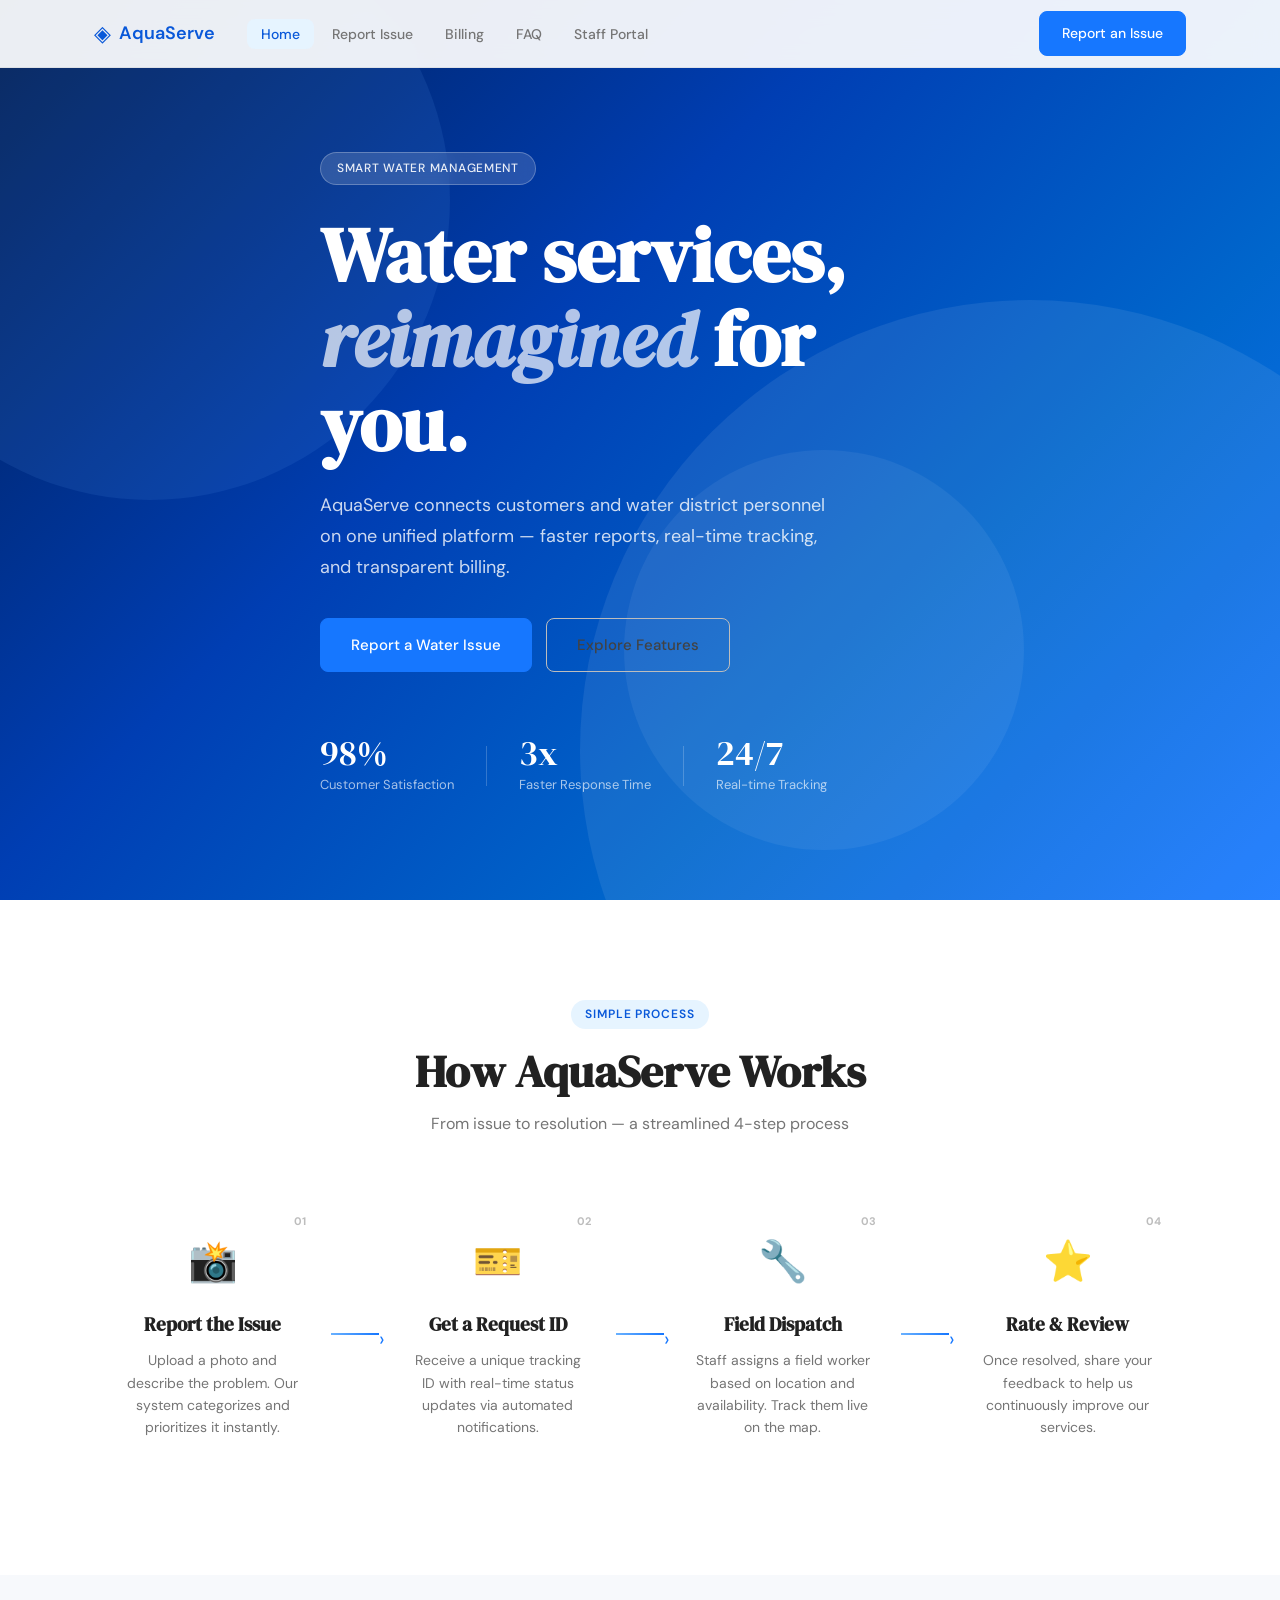
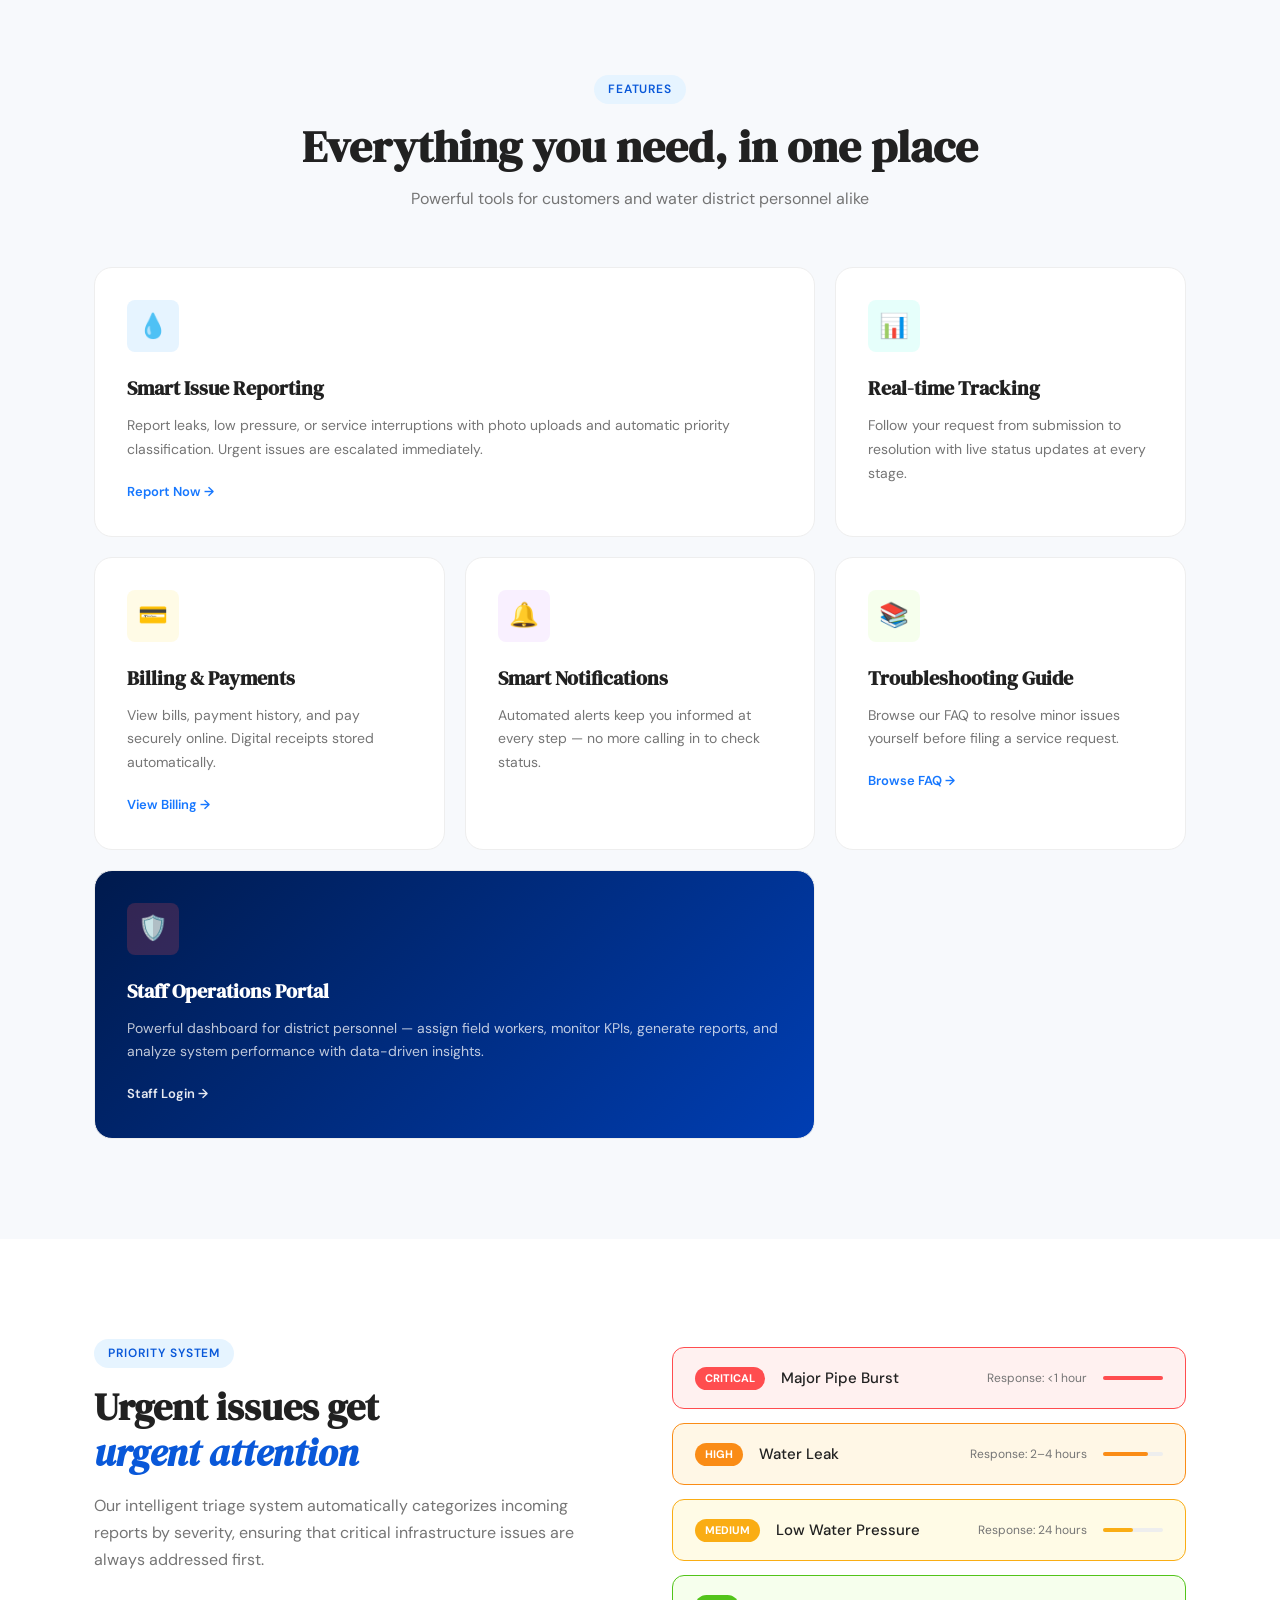
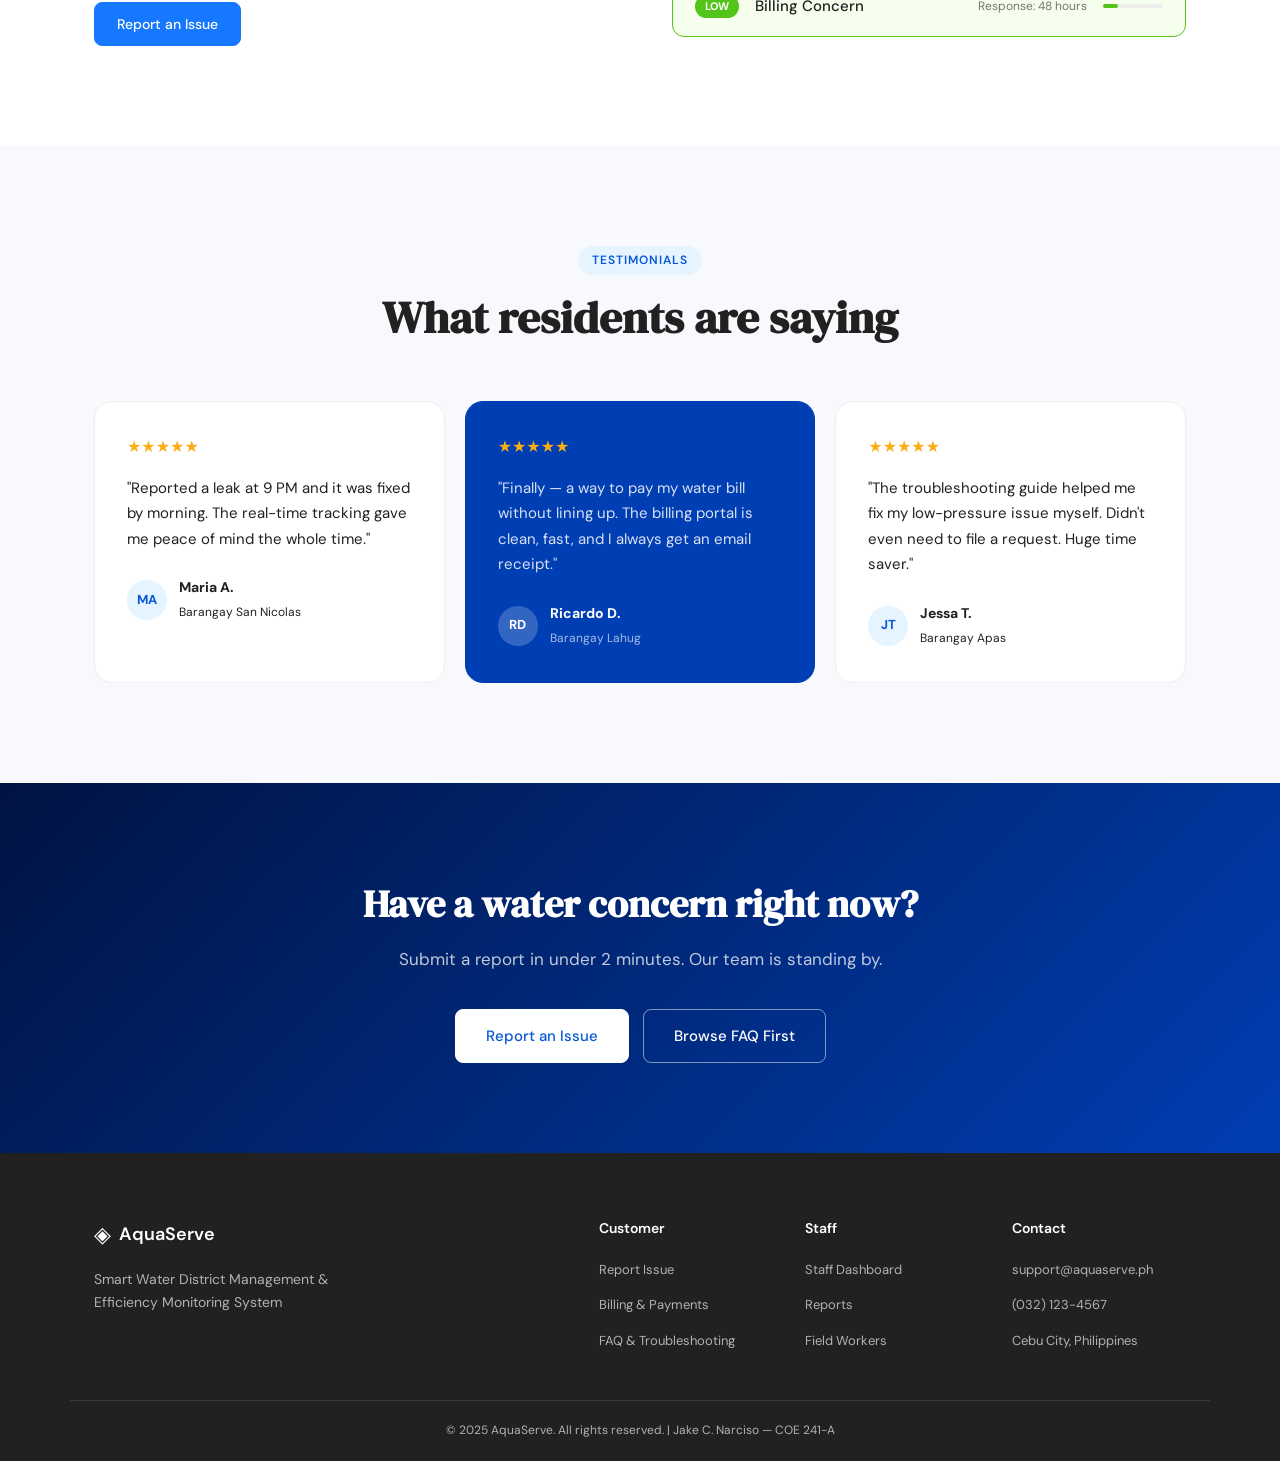
<file: index.html>
<!DOCTYPE html>
<html lang="en">
<head>
  <meta charset="UTF-8" />
  <meta name="viewport" content="width=device-width, initial-scale=1.0" />
  <title>AquaServe — Smart Water District Management</title>
  <link rel="stylesheet" href="css/style.css" />
  <link rel="preconnect" href="https://fonts.googleapis.com" />
  <link rel="preconnect" href="https://fonts.gstatic.com" crossorigin />
  <link href="https://fonts.googleapis.com/css2?family=DM+Serif+Display:ital@0;1&family=DM+Sans:opsz,wght@9..40,300;9..40,400;9..40,500;9..40,600&display=swap" rel="stylesheet" />
</head>
<body>

  <!-- ── NAVIGATION ── -->
  <nav class="navbar" id="navbar">
    <div class="nav-container">
      <a href="index.html" class="nav-logo">
        <span class="logo-icon">◈</span>
        <span>AquaServe</span>
      </a>
      <ul class="nav-links" id="navLinks">
        <li><a href="index.html" class="active">Home</a></li>
        <li><a href="report.html">Report Issue</a></li>
        <li><a href="billing.html">Billing</a></li>
        <li><a href="faq.html">FAQ</a></li>
        <li><a href="dashboard.html">Staff Portal</a></li>
      </ul>
      <div class="nav-actions">
        <a href="report.html" class="btn btn-primary nav-cta">Report an Issue</a>
        <button class="hamburger" id="hamburger" aria-label="Toggle menu">
          <span></span><span></span><span></span>
        </button>
      </div>
    </div>
  </nav>

  <!-- ── HERO ── -->
  <section class="hero">
    <div class="hero-bg">
      <div class="hero-wave wave1"></div>
      <div class="hero-wave wave2"></div>
      <div class="hero-wave wave3"></div>
    </div>
    <div class="container hero-content">
      <div class="hero-badge">Smart Water Management</div>
      <h1 class="hero-title">
        Water services,<br/>
        <em>reimagined</em> for you.
      </h1>
      <p class="hero-desc">AquaServe connects customers and water district personnel on one unified platform — faster reports, real-time tracking, and transparent billing.</p>
      <div class="hero-btns">
        <a href="report.html" class="btn btn-primary btn-lg">Report a Water Issue</a>
        <a href="#features" class="btn btn-ghost btn-lg">Explore Features</a>
      </div>
      <div class="hero-stats">
        <div class="stat">
          <span class="stat-num">98%</span>
          <span class="stat-label">Customer Satisfaction</span>
        </div>
        <div class="stat-divider"></div>
        <div class="stat">
          <span class="stat-num">3x</span>
          <span class="stat-label">Faster Response Time</span>
        </div>
        <div class="stat-divider"></div>
        <div class="stat">
          <span class="stat-num">24/7</span>
          <span class="stat-label">Real-time Tracking</span>
        </div>
      </div>
    </div>
  </section>

  <!-- ── HOW IT WORKS ── -->
  <section class="how-it-works" id="how">
    <div class="container">
      <div class="section-header">
        <span class="section-tag">Simple Process</span>
        <h2>How AquaServe Works</h2>
        <p>From issue to resolution — a streamlined 4-step process</p>
      </div>
      <div class="steps-grid">
        <div class="step-card" data-step="01">
          <div class="step-icon">📸</div>
          <h3>Report the Issue</h3>
          <p>Upload a photo and describe the problem. Our system categorizes and prioritizes it instantly.</p>
        </div>
        <div class="step-connector"></div>
        <div class="step-card" data-step="02">
          <div class="step-icon">🎫</div>
          <h3>Get a Request ID</h3>
          <p>Receive a unique tracking ID with real-time status updates via automated notifications.</p>
        </div>
        <div class="step-connector"></div>
        <div class="step-card" data-step="03">
          <div class="step-icon">🔧</div>
          <h3>Field Dispatch</h3>
          <p>Staff assigns a field worker based on location and availability. Track them live on the map.</p>
        </div>
        <div class="step-connector"></div>
        <div class="step-card" data-step="04">
          <div class="step-icon">⭐</div>
          <h3>Rate & Review</h3>
          <p>Once resolved, share your feedback to help us continuously improve our services.</p>
        </div>
      </div>
    </div>
  </section>

  <!-- ── FEATURES ── -->
  <section class="features" id="features">
    <div class="container">
      <div class="section-header">
        <span class="section-tag">Features</span>
        <h2>Everything you need, in one place</h2>
        <p>Powerful tools for customers and water district personnel alike</p>
      </div>
      <div class="features-grid">
        <div class="feature-card feature-large">
          <div class="feature-icon-wrap blue">💧</div>
          <h3>Smart Issue Reporting</h3>
          <p>Report leaks, low pressure, or service interruptions with photo uploads and automatic priority classification. Urgent issues are escalated immediately.</p>
          <a href="report.html" class="feature-link">Report Now →</a>
        </div>
        <div class="feature-card">
          <div class="feature-icon-wrap teal">📊</div>
          <h3>Real-time Tracking</h3>
          <p>Follow your request from submission to resolution with live status updates at every stage.</p>
        </div>
        <div class="feature-card">
          <div class="feature-icon-wrap amber">💳</div>
          <h3>Billing & Payments</h3>
          <p>View bills, payment history, and pay securely online. Digital receipts stored automatically.</p>
          <a href="billing.html" class="feature-link">View Billing →</a>
        </div>
        <div class="feature-card">
          <div class="feature-icon-wrap purple">🔔</div>
          <h3>Smart Notifications</h3>
          <p>Automated alerts keep you informed at every step — no more calling in to check status.</p>
        </div>
        <div class="feature-card">
          <div class="feature-icon-wrap green">📚</div>
          <h3>Troubleshooting Guide</h3>
          <p>Browse our FAQ to resolve minor issues yourself before filing a service request.</p>
          <a href="faq.html" class="feature-link">Browse FAQ →</a>
        </div>
        <div class="feature-card feature-large staff-card">
          <div class="feature-icon-wrap coral">🛡️</div>
          <h3>Staff Operations Portal</h3>
          <p>Powerful dashboard for district personnel — assign field workers, monitor KPIs, generate reports, and analyze system performance with data-driven insights.</p>
          <a href="dashboard.html" class="feature-link">Staff Login →</a>
        </div>
      </div>
    </div>
  </section>

  <!-- ── PRIORITY SYSTEM ── -->
  <section class="priority-section">
    <div class="container">
      <div class="priority-layout">
        <div class="priority-text">
          <span class="section-tag">Priority System</span>
          <h2>Urgent issues get<br/><em>urgent attention</em></h2>
          <p>Our intelligent triage system automatically categorizes incoming reports by severity, ensuring that critical infrastructure issues are always addressed first.</p>
          <a href="report.html" class="btn btn-primary">Report an Issue</a>
        </div>
        <div class="priority-cards">
          <div class="priority-card critical">
            <div class="priority-badge">Critical</div>
            <div class="priority-name">Major Pipe Burst</div>
            <div class="priority-eta">Response: &lt;1 hour</div>
            <div class="priority-bar"><div class="bar-fill" style="width:100%"></div></div>
          </div>
          <div class="priority-card high">
            <div class="priority-badge">High</div>
            <div class="priority-name">Water Leak</div>
            <div class="priority-eta">Response: 2–4 hours</div>
            <div class="priority-bar"><div class="bar-fill" style="width:75%"></div></div>
          </div>
          <div class="priority-card medium">
            <div class="priority-badge">Medium</div>
            <div class="priority-name">Low Water Pressure</div>
            <div class="priority-eta">Response: 24 hours</div>
            <div class="priority-bar"><div class="bar-fill" style="width:50%"></div></div>
          </div>
          <div class="priority-card low">
            <div class="priority-badge">Low</div>
            <div class="priority-name">Billing Concern</div>
            <div class="priority-eta">Response: 48 hours</div>
            <div class="priority-bar"><div class="bar-fill" style="width:25%"></div></div>
          </div>
        </div>
      </div>
    </div>
  </section>

  <!-- ── TESTIMONIALS ── -->
  <section class="testimonials">
    <div class="container">
      <div class="section-header">
        <span class="section-tag">Testimonials</span>
        <h2>What residents are saying</h2>
      </div>
      <div class="testimonial-grid">
        <div class="testimonial-card">
          <div class="stars">★★★★★</div>
          <p>"Reported a leak at 9 PM and it was fixed by morning. The real-time tracking gave me peace of mind the whole time."</p>
          <div class="testimonial-author">
            <div class="author-avatar">MA</div>
            <div>
              <strong>Maria A.</strong>
              <span>Barangay San Nicolas</span>
            </div>
          </div>
        </div>
        <div class="testimonial-card featured">
          <div class="stars">★★★★★</div>
          <p>"Finally — a way to pay my water bill without lining up. The billing portal is clean, fast, and I always get an email receipt."</p>
          <div class="testimonial-author">
            <div class="author-avatar">RD</div>
            <div>
              <strong>Ricardo D.</strong>
              <span>Barangay Lahug</span>
            </div>
          </div>
        </div>
        <div class="testimonial-card">
          <div class="stars">★★★★★</div>
          <p>"The troubleshooting guide helped me fix my low-pressure issue myself. Didn't even need to file a request. Huge time saver."</p>
          <div class="testimonial-author">
            <div class="author-avatar">JT</div>
            <div>
              <strong>Jessa T.</strong>
              <span>Barangay Apas</span>
            </div>
          </div>
        </div>
      </div>
    </div>
  </section>

  <!-- ── CTA ── -->
  <section class="cta-section">
    <div class="container cta-inner">
      <h2>Have a water concern right now?</h2>
      <p>Submit a report in under 2 minutes. Our team is standing by.</p>
      <div class="cta-btns">
        <a href="report.html" class="btn btn-white btn-lg">Report an Issue</a>
        <a href="faq.html" class="btn btn-ghost-white btn-lg">Browse FAQ First</a>
      </div>
    </div>
  </section>

  <!-- ── FOOTER ── -->
  <footer class="footer">
    <div class="container footer-inner">
      <div class="footer-brand">
        <a href="index.html" class="nav-logo">
          <span class="logo-icon">◈</span>
          <span>AquaServe</span>
        </a>
        <p>Smart Water District Management &amp; Efficiency Monitoring System</p>
      </div>
      <div class="footer-links">
        <div class="footer-col">
          <h4>Customer</h4>
          <ul>
            <li><a href="report.html">Report Issue</a></li>
            <li><a href="billing.html">Billing &amp; Payments</a></li>
            <li><a href="faq.html">FAQ &amp; Troubleshooting</a></li>
          </ul>
        </div>
        <div class="footer-col">
          <h4>Staff</h4>
          <ul>
            <li><a href="dashboard.html">Staff Dashboard</a></li>
            <li><a href="dashboard.html#reports">Reports</a></li>
            <li><a href="dashboard.html#workers">Field Workers</a></li>
          </ul>
        </div>
        <div class="footer-col">
          <h4>Contact</h4>
          <ul>
            <li><a href="mailto:support@aquaserve.ph">support@aquaserve.ph</a></li>
            <li><a href="tel:+63321234567">(032) 123-4567</a></li>
            <li><span>Cebu City, Philippines</span></li>
          </ul>
        </div>
      </div>
    </div>
    <div class="footer-bottom">
      <div class="container">
        <p>&copy; 2025 AquaServe. All rights reserved. | Jake C. Narciso — COE 241-A</p>
      </div>
    </div>
  </footer>
  <script type="module" src="js/main.js"></script>
</body>
</html>
</file>
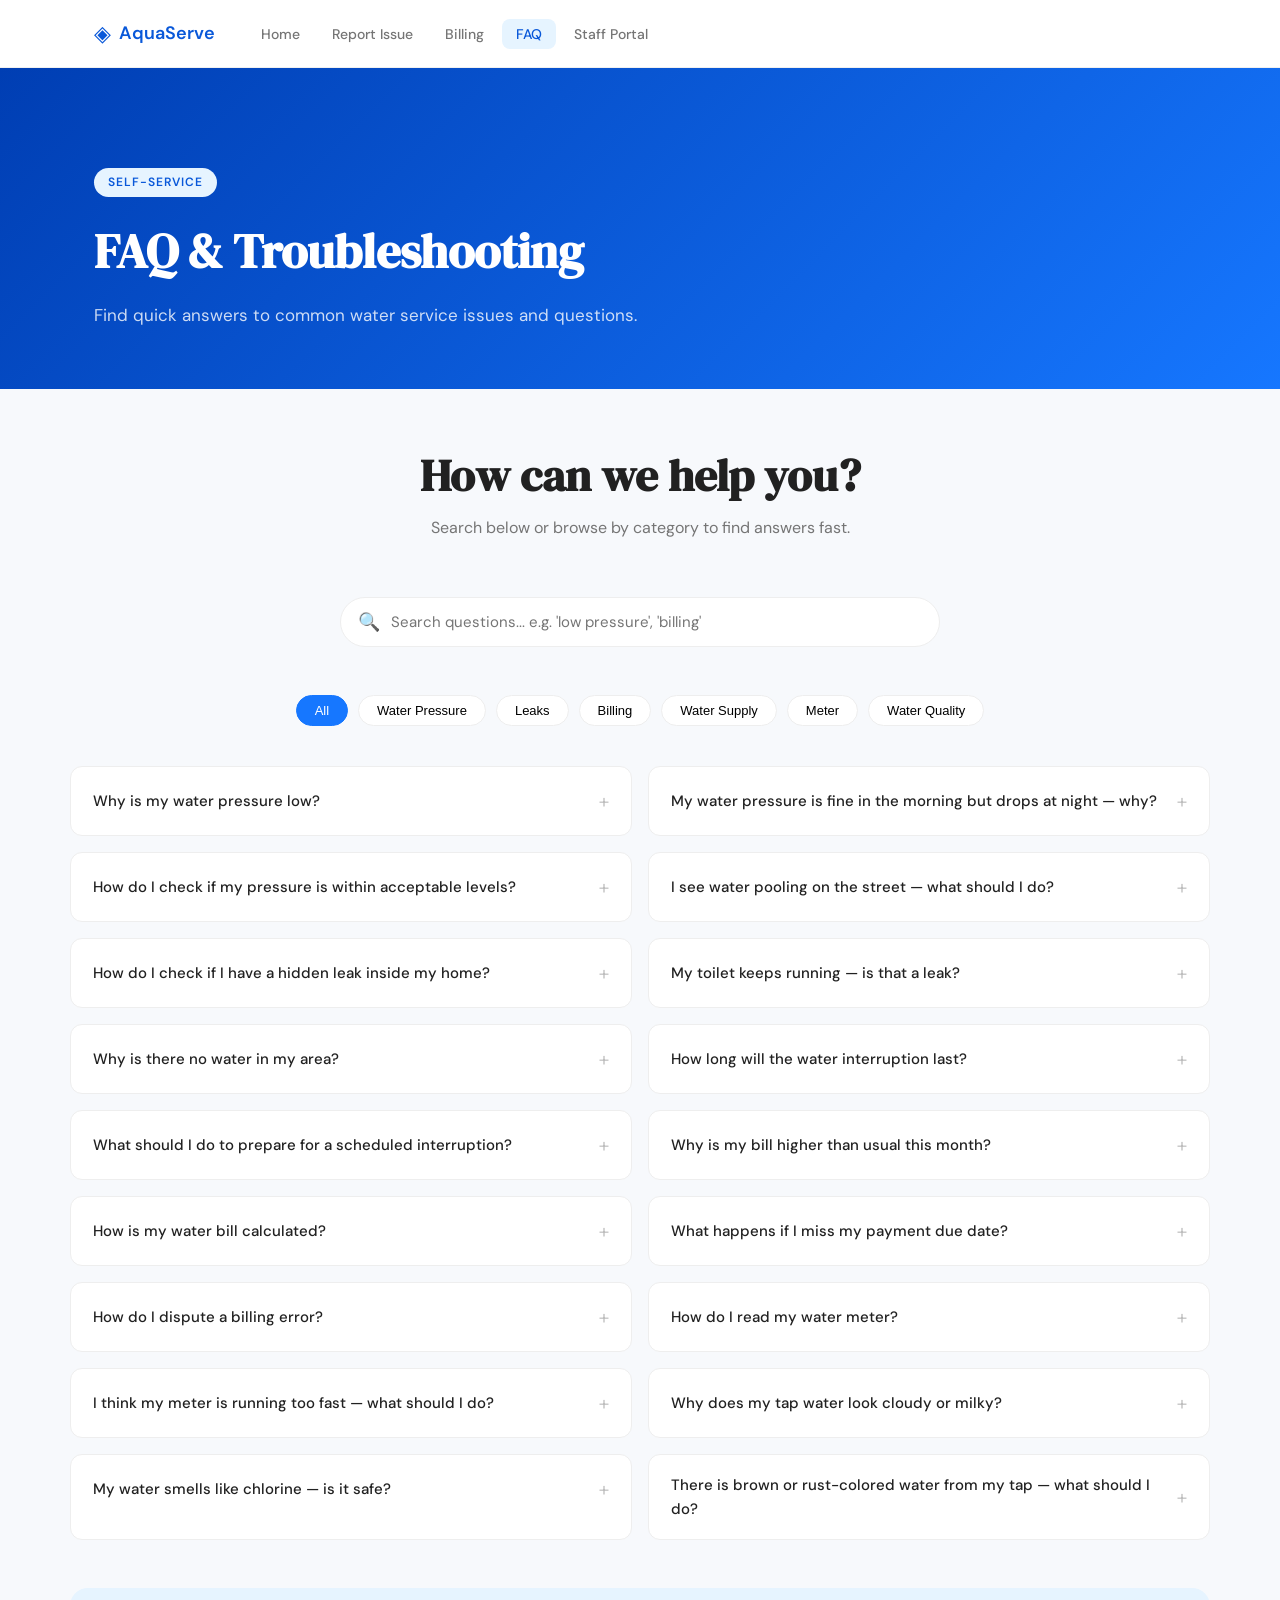
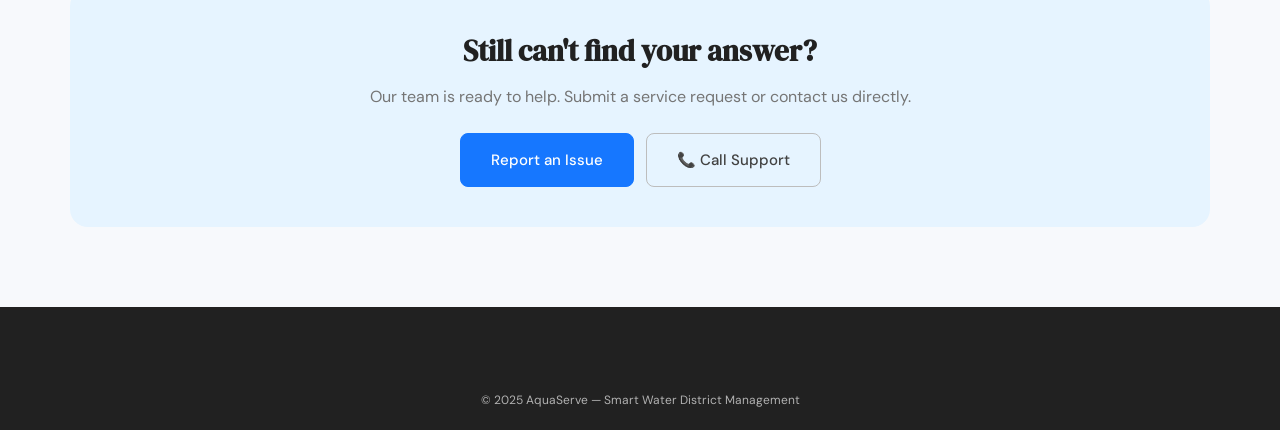
<file: faq.html>
<!DOCTYPE html>
<html lang="en">
<head>
  <meta charset="UTF-8" />
  <meta name="viewport" content="width=device-width, initial-scale=1.0" />
  <title>FAQ & Troubleshooting — AquaServe</title>
  <link rel="stylesheet" href="css/style.css" />
  <link href="https://fonts.googleapis.com/css2?family=DM+Serif+Display:ital@0;1&family=DM+Sans:opsz,wght@9..40,300;9..40,400;9..40,500;9..40,600&display=swap" rel="stylesheet" />
  <style>
    .faq-layout { padding: 60px 0 80px; }
    .faq-search-bar { max-width: 600px; margin: 0 auto 48px; position: relative; }
    .faq-search-bar input { width: 100%; padding: 14px 20px 14px 50px; border-radius: 99px; border: 1.5px solid var(--gray-200); font-size: 15px; font-family: var(--font-body); outline: none; transition: border-color 0.2s, box-shadow 0.2s; }
    .faq-search-bar input:focus { border-color: var(--blue-500); box-shadow: 0 0 0 4px rgba(22,119,255,0.1); }
    .search-icon { position: absolute; left: 18px; top: 50%; transform: translateY(-50%); font-size: 18px; pointer-events: none; }
    .faq-categories { display: flex; gap: 10px; justify-content: center; flex-wrap: wrap; margin-bottom: 40px; }
    .cat-btn { padding: 7px 18px; border-radius: 99px; border: 1.5px solid var(--gray-200); background: var(--white); font-size: 13px; font-weight: 500; cursor: pointer; transition: all 0.15s; }
    .cat-btn:hover, .cat-btn.active { background: var(--blue-500); color: var(--white); border-color: var(--blue-500); }
    .faq-grid { display: grid; grid-template-columns: repeat(2, 1fr); gap: 16px; }
    .faq-item { background: var(--white); border: 1px solid var(--gray-200); border-radius: var(--radius-md); overflow: hidden; }
    .faq-question { padding: 18px 22px; cursor: pointer; display: flex; justify-content: space-between; align-items: center; gap: 16px; font-weight: 500; font-size: 15px; transition: background 0.15s; user-select: none; }
    .faq-question:hover { background: var(--gray-50); }
    .faq-item.open .faq-question { background: var(--blue-50); color: var(--blue-700); }
    .faq-toggle { font-size: 20px; flex-shrink: 0; transition: transform 0.25s; color: var(--gray-400); font-weight: 300; }
    .faq-item.open .faq-toggle { transform: rotate(45deg); color: var(--blue-500); }
    .faq-answer { max-height: 0; overflow: hidden; transition: max-height 0.35s ease, padding 0.2s; }
    .faq-item.open .faq-answer { max-height: 400px; }
    .faq-answer-inner { padding: 0 22px 20px; font-size: 14px; color: var(--gray-600); line-height: 1.75; border-top: 1px solid var(--gray-100); padding-top: 16px; }
    .faq-answer-inner ul { list-style: disc; padding-left: 20px; margin-top: 8px; display: flex; flex-direction: column; gap: 6px; }
    .no-results { text-align: center; color: var(--gray-400); padding: 48px; grid-column: 1/-1; font-size: 16px; }
    .cta-faq { background: var(--blue-50); border-radius: var(--radius-lg); padding: 40px; text-align: center; margin-top: 48px; }
    .cta-faq h2 { font-family: var(--font-display); font-size: 1.8rem; margin-bottom: 10px; }
    .cta-faq p { color: var(--gray-600); margin-bottom: 24px; }
    .cta-faq-btns { display: flex; gap: 12px; justify-content: center; flex-wrap: wrap; }
    @media (max-width: 768px) { .faq-grid { grid-template-columns: 1fr; } }
  </style>
</head>
<body>
  <nav class="navbar" id="navbar">
    <div class="nav-container">
      <a href="index.html" class="nav-logo"><span class="logo-icon">◈</span><span>AquaServe</span></a>
      <ul class="nav-links" id="navLinks">
        <li><a href="index.html">Home</a></li>
        <li><a href="report.html">Report Issue</a></li>
        <li><a href="billing.html">Billing</a></li>
        <li><a href="faq.html" class="active">FAQ</a></li>
        <li><a href="dashboard.html">Staff Portal</a></li>
      </ul>
      <div class="nav-actions">
        <button class="hamburger" id="hamburger"><span></span><span></span><span></span></button>
      </div>
    </div>
  </nav>

  <section class="page-hero">
    <div class="container">
      <div class="section-tag" style="margin-bottom:16px;">Self-Service</div>
      <h1>FAQ & Troubleshooting</h1>
      <p>Find quick answers to common water service issues and questions.</p>
    </div>
  </section>

  <div class="container faq-layout">
    <div class="section-header">
      <h2>How can we help you?</h2>
      <p>Search below or browse by category to find answers fast.</p>
    </div>

    <div class="faq-search-bar">
      <span class="search-icon">🔍</span>
      <input type="text" id="faqSearch" placeholder="Search questions... e.g. 'low pressure', 'billing'" />
    </div>

    <div class="faq-categories">
      <button class="cat-btn active" data-cat="all">All</button>
      <button class="cat-btn" data-cat="pressure">Water Pressure</button>
      <button class="cat-btn" data-cat="leak">Leaks</button>
      <button class="cat-btn" data-cat="billing">Billing</button>
      <button class="cat-btn" data-cat="supply">Water Supply</button>
      <button class="cat-btn" data-cat="meter">Meter</button>
      <button class="cat-btn" data-cat="quality">Water Quality</button>
    </div>

    <div class="faq-grid" id="faqGrid"></div>

    <div class="cta-faq">
      <h2>Still can't find your answer?</h2>
      <p>Our team is ready to help. Submit a service request or contact us directly.</p>
      <div class="cta-faq-btns">
        <a href="report.html" class="btn btn-primary btn-lg">Report an Issue</a>
        <a href="tel:+63321234567" class="btn btn-ghost btn-lg">📞 Call Support</a>
      </div>
    </div>
  </div>

  <footer class="footer">
    <div class="footer-bottom"><div class="container"><p>&copy; 2025 AquaServe — Smart Water District Management</p></div></div>
  </footer>
  <script type="module" src="js/main.js"></script>
  <script type="module" src="js/faq.js"></script>
</body>
</html>
</file>
<file: css/style.css>
/* ============================================================
   AquaServe — Global Stylesheet
   ============================================================ */

:root {
  --blue-50: #e6f4ff;
  --blue-100: #bae0ff;
  --blue-300: #69b1ff;
  --blue-500: #1677ff;
  --blue-600: #0958d9;
  --blue-700: #003eb3;
  --blue-900: #001342;

  --teal-50: #e6fffb;
  --teal-500: #13c2c2;
  --teal-600: #08979c;

  --amber-50: #fffbe6;
  --amber-500: #faad14;
  --amber-600: #d48806;

  --purple-50: #f9f0ff;
  --purple-500: #722ed1;
  --purple-600: #531dab;

  --green-50: #f6ffed;
  --green-500: #52c41a;
  --green-600: #389e0d;

  --coral-50: #fff1f0;
  --coral-500: #ff4d4f;
  --coral-600: #cf1322;

  --gray-50: #fafafa;
  --gray-100: #f5f5f5;
  --gray-200: #eeeeee;
  --gray-400: #bdbdbd;
  --gray-600: #757575;
  --gray-800: #424242;
  --gray-900: #212121;

  --white: #ffffff;
  --bg: #f7f9fc;

  --font-display: 'DM Serif Display', Georgia, serif;
  --font-body: 'DM Sans', system-ui, sans-serif;

  --radius-sm: 8px;
  --radius-md: 12px;
  --radius-lg: 18px;
  --radius-xl: 28px;

  --shadow-sm: 0 1px 4px rgba(0,0,0,0.06), 0 0 0 1px rgba(0,0,0,0.04);
  --shadow-md: 0 4px 20px rgba(0,0,0,0.08), 0 1px 4px rgba(0,0,0,0.05);
  --shadow-lg: 0 12px 48px rgba(0,0,0,0.12), 0 2px 8px rgba(0,0,0,0.06);

  --nav-height: 68px;
  --max-w: 1140px;
}

/* ── Reset ── */
*, *::before, *::after { box-sizing: border-box; margin: 0; padding: 0; }
html { scroll-behavior: smooth; font-size: 16px; }
body {
  font-family: var(--font-body);
  background: var(--bg);
  color: var(--gray-900);
  line-height: 1.6;
  overflow-x: hidden;
}
a { text-decoration: none; color: inherit; }
ul { list-style: none; }
img { max-width: 100%; display: block; }

/* ── Container ── */
.container {
  max-width: var(--max-w);
  margin: 0 auto;
  padding: 0 24px;
}

/* ── Buttons ── */
.btn {
  display: inline-flex;
  align-items: center;
  gap: 8px;
  padding: 10px 22px;
  border-radius: var(--radius-sm);
  font-family: var(--font-body);
  font-size: 14px;
  font-weight: 500;
  cursor: pointer;
  transition: all 0.2s ease;
  border: 1.5px solid transparent;
}
.btn-lg { padding: 14px 30px; font-size: 15px; }
.btn-primary {
  background: var(--blue-500);
  color: var(--white);
  border-color: var(--blue-500);
}
.btn-primary:hover { background: var(--blue-600); border-color: var(--blue-600); transform: translateY(-1px); }
.btn-ghost {
  background: transparent;
  color: var(--gray-800);
  border-color: var(--gray-400);
}
.btn-ghost:hover { background: var(--gray-100); }
.btn-white {
  background: var(--white);
  color: var(--blue-600);
  border-color: var(--white);
}
.btn-white:hover { transform: translateY(-1px); box-shadow: var(--shadow-sm); }
.btn-ghost-white {
  background: transparent;
  color: var(--white);
  border-color: rgba(255,255,255,0.5);
}
.btn-ghost-white:hover { background: rgba(255,255,255,0.1); }
.btn-danger { background: var(--coral-500); color: var(--white); border-color: var(--coral-500); }
.btn-danger:hover { background: var(--coral-600); }
.btn-sm { padding: 7px 16px; font-size: 13px; }

/* ── Section Shared ── */
.section-header {
  text-align: center;
  margin-bottom: 56px;
}
.section-tag {
  display: inline-block;
  background: var(--blue-50);
  color: var(--blue-600);
  font-size: 12px;
  font-weight: 600;
  letter-spacing: 0.08em;
  text-transform: uppercase;
  padding: 5px 14px;
  border-radius: 99px;
  margin-bottom: 16px;
}
.section-header h2 {
  font-family: var(--font-display);
  font-size: clamp(2rem, 4vw, 2.8rem);
  color: var(--gray-900);
  margin-bottom: 12px;
  line-height: 1.2;
}
.section-header p {
  font-size: 16px;
  color: var(--gray-600);
  max-width: 520px;
  margin: 0 auto;
}

/* ============================================================
   NAVBAR
   ============================================================ */
.navbar {
  position: fixed;
  top: 0;
  left: 0;
  right: 0;
  z-index: 1000;
  height: var(--nav-height);
  background: rgba(255,255,255,0.92);
  backdrop-filter: blur(12px);
  border-bottom: 1px solid rgba(0,0,0,0.06);
  transition: box-shadow 0.3s;
}
.navbar.scrolled { box-shadow: var(--shadow-sm); }
.nav-container {
  max-width: var(--max-w);
  margin: 0 auto;
  padding: 0 24px;
  height: 100%;
  display: flex;
  align-items: center;
  gap: 32px;
}
.nav-logo {
  display: flex;
  align-items: center;
  gap: 8px;
  font-weight: 600;
  font-size: 18px;
  color: var(--blue-600);
  flex-shrink: 0;
}
.logo-icon { font-size: 22px; }
.nav-links {
  display: flex;
  align-items: center;
  gap: 4px;
  flex: 1;
}
.nav-links a {
  padding: 6px 14px;
  border-radius: var(--radius-sm);
  font-size: 14px;
  font-weight: 500;
  color: var(--gray-600);
  transition: all 0.15s;
}
.nav-links a:hover, .nav-links a.active {
  color: var(--blue-600);
  background: var(--blue-50);
}
.nav-actions { display: flex; align-items: center; gap: 12px; margin-left: auto; }
.nav-cta { flex-shrink: 0; }
.hamburger {
  display: none;
  flex-direction: column;
  gap: 5px;
  background: none;
  border: none;
  cursor: pointer;
  padding: 4px;
}
.hamburger span {
  display: block;
  width: 22px;
  height: 2px;
  background: var(--gray-800);
  border-radius: 2px;
  transition: all 0.2s;
}

/* ============================================================
   HERO
   ============================================================ */
.hero {
  min-height: 100vh;
  display: flex;
  align-items: center;
  position: relative;
  overflow: hidden;
  background: linear-gradient(135deg, #001a4d 0%, #003eb3 40%, #0066cc 70%, #1677ff 100%);
  padding-top: var(--nav-height);
}
.hero-bg { position: absolute; inset: 0; pointer-events: none; }
.hero-wave {
  position: absolute;
  border-radius: 50%;
  opacity: 0.08;
  animation: drift 20s ease-in-out infinite;
}
.wave1 {
  width: 900px; height: 900px;
  background: var(--white);
  bottom: -300px; right: -200px;
  animation-delay: 0s;
}
.wave2 {
  width: 600px; height: 600px;
  background: var(--blue-300);
  top: -100px; left: -150px;
  opacity: 0.1;
  animation-delay: -7s;
}
.wave3 {
  width: 400px; height: 400px;
  background: var(--white);
  top: 50%; right: 20%;
  opacity: 0.06;
  animation-delay: -14s;
}
@keyframes drift {
  0%, 100% { transform: translate(0, 0) scale(1); }
  33% { transform: translate(20px, -20px) scale(1.02); }
  66% { transform: translate(-10px, 15px) scale(0.98); }
}
.hero-content {
  position: relative;
  z-index: 1;
  color: var(--white);
  padding-top: 80px;
  padding-bottom: 100px;
}
.hero-badge {
  display: inline-flex;
  align-items: center;
  gap: 8px;
  background: rgba(255,255,255,0.15);
  border: 1px solid rgba(255,255,255,0.25);
  color: rgba(255,255,255,0.9);
  font-size: 12px;
  font-weight: 500;
  letter-spacing: 0.06em;
  text-transform: uppercase;
  padding: 6px 16px;
  border-radius: 99px;
  margin-bottom: 28px;
  backdrop-filter: blur(8px);
}
.hero-title {
  font-family: var(--font-display);
  font-size: clamp(2.8rem, 6vw, 5rem);
  line-height: 1.1;
  margin-bottom: 24px;
  max-width: 640px;
}
.hero-title em {
  font-style: italic;
  color: rgba(255,255,255,0.7);
}
.hero-desc {
  font-size: 18px;
  color: rgba(255,255,255,0.8);
  max-width: 520px;
  margin-bottom: 36px;
  line-height: 1.7;
}
.hero-btns { display: flex; gap: 14px; flex-wrap: wrap; margin-bottom: 64px; }
.hero-stats {
  display: flex;
  align-items: center;
  gap: 32px;
  flex-wrap: wrap;
}
.stat-num {
  display: block;
  font-family: var(--font-display);
  font-size: 2.2rem;
  line-height: 1;
  margin-bottom: 4px;
}
.stat-label {
  display: block;
  font-size: 13px;
  color: rgba(255,255,255,0.65);
}
.stat-divider {
  width: 1px;
  height: 40px;
  background: rgba(255,255,255,0.2);
}

/* ============================================================
   HOW IT WORKS
   ============================================================ */
.how-it-works {
  padding: 100px 0;
  background: var(--white);
}
.steps-grid {
  display: flex;
  align-items: center;
  gap: 0;
}
.step-card {
  flex: 1;
  text-align: center;
  padding: 36px 28px;
  border-radius: var(--radius-lg);
  position: relative;
  transition: transform 0.2s, box-shadow 0.2s;
}
.step-card:hover {
  transform: translateY(-4px);
  box-shadow: var(--shadow-md);
  background: var(--white);
}
.step-card::before {
  content: attr(data-step);
  position: absolute;
  top: 20px;
  right: 24px;
  font-size: 11px;
  font-weight: 700;
  color: var(--gray-400);
  letter-spacing: 0.06em;
}
.step-icon {
  font-size: 2.5rem;
  margin-bottom: 16px;
  display: block;
}
.step-card h3 {
  font-family: var(--font-display);
  font-size: 1.2rem;
  margin-bottom: 10px;
  color: var(--gray-900);
}
.step-card p { font-size: 14px; color: var(--gray-600); line-height: 1.6; }
.step-connector {
  width: 48px;
  flex-shrink: 0;
  height: 2px;
  background: linear-gradient(90deg, var(--blue-300), var(--blue-500));
  position: relative;
}
.step-connector::after {
  content: '›';
  position: absolute;
  right: -6px;
  top: -10px;
  font-size: 20px;
  color: var(--blue-500);
}

/* ============================================================
   FEATURES
   ============================================================ */
.features {
  padding: 100px 0;
  background: var(--bg);
}
.features-grid {
  display: grid;
  grid-template-columns: repeat(3, 1fr);
  gap: 20px;
}
.feature-card {
  background: var(--white);
  border-radius: var(--radius-lg);
  padding: 32px;
  border: 1px solid var(--gray-200);
  transition: transform 0.2s, box-shadow 0.2s;
}
.feature-card:hover {
  transform: translateY(-3px);
  box-shadow: var(--shadow-md);
}
.feature-large { grid-column: span 2; }
.feature-icon-wrap {
  width: 52px;
  height: 52px;
  border-radius: var(--radius-sm);
  display: flex;
  align-items: center;
  justify-content: center;
  font-size: 1.5rem;
  margin-bottom: 20px;
}
.feature-icon-wrap.blue { background: var(--blue-50); }
.feature-icon-wrap.teal { background: var(--teal-50); }
.feature-icon-wrap.amber { background: var(--amber-50); }
.feature-icon-wrap.purple { background: var(--purple-50); }
.feature-icon-wrap.green { background: var(--green-50); }
.feature-icon-wrap.coral { background: var(--coral-50); }
.feature-card h3 {
  font-family: var(--font-display);
  font-size: 1.25rem;
  margin-bottom: 10px;
}
.feature-card p { font-size: 14px; color: var(--gray-600); line-height: 1.7; margin-bottom: 16px; }
.feature-link {
  font-size: 13px;
  font-weight: 600;
  color: var(--blue-500);
  display: inline-block;
}
.feature-link:hover { color: var(--blue-700); }
.staff-card { background: linear-gradient(135deg, #001a4d, #003eb3); color: var(--white); }
.staff-card h3 { color: var(--white); }
.staff-card p { color: rgba(255,255,255,0.75); }
.staff-card .feature-link { color: rgba(255,255,255,0.9); }
.staff-card .feature-icon-wrap.coral { background: rgba(255,77,79,0.2); }

/* ============================================================
   PRIORITY SECTION
   ============================================================ */
.priority-section {
  padding: 100px 0;
  background: var(--white);
}
.priority-layout {
  display: grid;
  grid-template-columns: 1fr 1fr;
  gap: 64px;
  align-items: center;
}
.priority-text .section-tag { display: inline-block; margin-bottom: 16px; }
.priority-text h2 {
  font-family: var(--font-display);
  font-size: clamp(2rem, 3vw, 2.6rem);
  margin-bottom: 16px;
  line-height: 1.2;
}
.priority-text h2 em { font-style: italic; color: var(--blue-600); }
.priority-text p { color: var(--gray-600); margin-bottom: 28px; line-height: 1.7; }
.priority-cards { display: flex; flex-direction: column; gap: 14px; }
.priority-card {
  padding: 18px 22px;
  border-radius: var(--radius-md);
  display: flex;
  align-items: center;
  gap: 16px;
  border: 1.5px solid;
}
.priority-card.critical { border-color: #ff4d4f; background: #fff1f0; }
.priority-card.high { border-color: #fa8c16; background: #fff7e6; }
.priority-card.medium { border-color: #faad14; background: #fffbe6; }
.priority-card.low { border-color: #52c41a; background: #f6ffed; }
.priority-badge {
  font-size: 11px;
  font-weight: 700;
  text-transform: uppercase;
  padding: 3px 10px;
  border-radius: 99px;
  flex-shrink: 0;
}
.critical .priority-badge { background: #ff4d4f; color: white; }
.high .priority-badge { background: #fa8c16; color: white; }
.medium .priority-badge { background: #faad14; color: white; }
.low .priority-badge { background: #52c41a; color: white; }
.priority-name { flex: 1; font-weight: 500; font-size: 15px; }
.priority-eta { font-size: 12px; color: var(--gray-600); flex-shrink: 0; white-space: nowrap; }
.priority-bar {
  width: 60px;
  height: 4px;
  background: var(--gray-200);
  border-radius: 2px;
  flex-shrink: 0;
}
.bar-fill { height: 100%; border-radius: 2px; background: var(--blue-500); }
.critical .bar-fill { background: #ff4d4f; }
.high .bar-fill { background: #fa8c16; }
.medium .bar-fill { background: #faad14; }
.low .bar-fill { background: #52c41a; }

/* ============================================================
   TESTIMONIALS
   ============================================================ */
.testimonials { padding: 100px 0; background: var(--bg); }
.testimonial-grid {
  display: grid;
  grid-template-columns: repeat(3, 1fr);
  gap: 20px;
}
.testimonial-card {
  background: var(--white);
  border-radius: var(--radius-lg);
  padding: 32px;
  border: 1px solid var(--gray-200);
}
.testimonial-card.featured {
  background: var(--blue-700);
  color: var(--white);
  border-color: var(--blue-700);
}
.stars { color: #faad14; font-size: 16px; margin-bottom: 16px; }
.testimonial-card p {
  font-size: 15px;
  color: var(--gray-700);
  line-height: 1.7;
  margin-bottom: 24px;
}
.featured p { color: rgba(255,255,255,0.85); }
.testimonial-author { display: flex; align-items: center; gap: 12px; }
.author-avatar {
  width: 40px;
  height: 40px;
  border-radius: 50%;
  background: var(--blue-50);
  color: var(--blue-600);
  font-size: 13px;
  font-weight: 700;
  display: flex;
  align-items: center;
  justify-content: center;
  flex-shrink: 0;
}
.featured .author-avatar { background: rgba(255,255,255,0.2); color: white; }
.testimonial-author strong { display: block; font-size: 14px; }
.testimonial-author span { font-size: 12px; color: var(--gray-500); }
.featured .testimonial-author span { color: rgba(255,255,255,0.65); }

/* ============================================================
   CTA SECTION
   ============================================================ */
.cta-section {
  background: linear-gradient(135deg, #001342, #003eb3);
  padding: 90px 0;
  text-align: center;
  color: var(--white);
}
.cta-inner h2 {
  font-family: var(--font-display);
  font-size: clamp(1.8rem, 3vw, 2.8rem);
  margin-bottom: 12px;
}
.cta-inner p { color: rgba(255,255,255,0.75); font-size: 17px; margin-bottom: 36px; }
.cta-btns { display: flex; gap: 14px; justify-content: center; flex-wrap: wrap; }

/* ============================================================
   FOOTER
   ============================================================ */
.footer {
  background: var(--gray-900);
  color: rgba(255,255,255,0.65);
  padding-top: 64px;
}
.footer-inner {
  display: grid;
  grid-template-columns: 1.5fr 2fr;
  gap: 64px;
  padding-bottom: 48px;
  border-bottom: 1px solid rgba(255,255,255,0.1);
}
.footer-brand .nav-logo { color: var(--white); margin-bottom: 16px; }
.footer-brand p { font-size: 14px; line-height: 1.6; max-width: 260px; }
.footer-links { display: grid; grid-template-columns: repeat(3, 1fr); gap: 32px; }
.footer-col h4 {
  color: var(--white);
  font-size: 14px;
  font-weight: 600;
  margin-bottom: 16px;
}
.footer-col ul { display: flex; flex-direction: column; gap: 10px; }
.footer-col a, .footer-col span { font-size: 13px; transition: color 0.15s; }
.footer-col a:hover { color: var(--white); }
.footer-bottom {
  padding: 20px 0;
  text-align: center;
  font-size: 12px;
}

/* ============================================================
   FORMS (shared across pages)
   ============================================================ */
.form-group { margin-bottom: 20px; }
.form-label {
  display: block;
  font-size: 13px;
  font-weight: 500;
  color: var(--gray-800);
  margin-bottom: 6px;
}
.form-control {
  width: 100%;
  padding: 10px 14px;
  border: 1.5px solid var(--gray-200);
  border-radius: var(--radius-sm);
  font-family: var(--font-body);
  font-size: 14px;
  color: var(--gray-900);
  background: var(--white);
  transition: border-color 0.2s, box-shadow 0.2s;
  outline: none;
}
.form-control:focus {
  border-color: var(--blue-500);
  box-shadow: 0 0 0 3px rgba(22,119,255,0.12);
}
.form-control::placeholder { color: var(--gray-400); }
select.form-control { cursor: pointer; }
textarea.form-control { resize: vertical; min-height: 100px; }
.form-hint { font-size: 12px; color: var(--gray-600); margin-top: 4px; }

/* ============================================================
   PAGE HERO (inner pages)
   ============================================================ */
.page-hero {
  background: linear-gradient(135deg, #003eb3 0%, #1677ff 100%);
  padding: 100px 0 60px;
  margin-top: var(--nav-height);
  color: var(--white);
}
.page-hero h1 {
  font-family: var(--font-display);
  font-size: clamp(2rem, 4vw, 3rem);
  margin-bottom: 12px;
}
.page-hero p { color: rgba(255,255,255,0.8); font-size: 17px; }

/* ============================================================
   STATUS BADGES
   ============================================================ */
.badge {
  display: inline-block;
  padding: 3px 10px;
  border-radius: 99px;
  font-size: 11px;
  font-weight: 700;
  text-transform: uppercase;
  letter-spacing: 0.04em;
}
.badge-pending { background: var(--amber-50); color: var(--amber-600); }
.badge-ongoing { background: var(--blue-50); color: var(--blue-600); }
.badge-resolved { background: var(--green-50); color: var(--green-600); }
.badge-critical { background: var(--coral-50); color: var(--coral-600); }

/* ============================================================
   CARDS (shared)
   ============================================================ */
.card {
  background: var(--white);
  border-radius: var(--radius-lg);
  border: 1px solid var(--gray-200);
  padding: 28px;
}
.card-title {
  font-family: var(--font-display);
  font-size: 1.2rem;
  margin-bottom: 20px;
  color: var(--gray-900);
}

/* ============================================================
   TABLE
   ============================================================ */
.table-wrap { overflow-x: auto; }
table {
  width: 100%;
  border-collapse: collapse;
  font-size: 14px;
}
th {
  background: var(--gray-50);
  font-weight: 600;
  font-size: 12px;
  text-transform: uppercase;
  letter-spacing: 0.04em;
  color: var(--gray-600);
  padding: 10px 16px;
  text-align: left;
  border-bottom: 1px solid var(--gray-200);
}
td {
  padding: 14px 16px;
  border-bottom: 1px solid var(--gray-100);
  color: var(--gray-800);
}
tr:hover td { background: var(--gray-50); }

/* ============================================================
   UPLOAD AREA
   ============================================================ */
.upload-area {
  border: 2px dashed var(--gray-300);
  border-radius: var(--radius-md);
  padding: 40px 24px;
  text-align: center;
  cursor: pointer;
  transition: border-color 0.2s, background 0.2s;
}
.upload-area:hover, .upload-area.dragover {
  border-color: var(--blue-500);
  background: var(--blue-50);
}
.upload-icon { font-size: 2rem; margin-bottom: 12px; }
.upload-area p { font-size: 14px; color: var(--gray-600); margin-bottom: 8px; }
.upload-area span { font-size: 12px; color: var(--gray-400); }

/* ============================================================
   TOAST
   ============================================================ */
.toast-container {
  position: fixed;
  bottom: 24px;
  right: 24px;
  z-index: 9999;
  display: flex;
  flex-direction: column;
  gap: 10px;
}
.toast {
  background: var(--gray-900);
  color: var(--white);
  padding: 14px 20px;
  border-radius: var(--radius-sm);
  font-size: 14px;
  box-shadow: var(--shadow-lg);
  display: flex;
  align-items: center;
  gap: 10px;
  animation: slideIn 0.3s ease;
  max-width: 320px;
}
.toast.success { background: var(--green-600); }
.toast.error { background: var(--coral-600); }
@keyframes slideIn {
  from { transform: translateX(100%); opacity: 0; }
  to { transform: translateX(0); opacity: 1; }
}

/* ============================================================
   RESPONSIVE
   ============================================================ */
@media (max-width: 900px) {
  .features-grid { grid-template-columns: 1fr 1fr; }
  .feature-large { grid-column: span 2; }
  .priority-layout { grid-template-columns: 1fr; gap: 40px; }
  .testimonial-grid { grid-template-columns: 1fr; }
  .steps-grid { flex-direction: column; }
  .step-connector { width: 2px; height: 32px; transform: none; }
  .step-connector::after { content: '↓'; top: auto; bottom: -12px; right: -9px; }
  .footer-inner { grid-template-columns: 1fr; gap: 40px; }
  .footer-links { grid-template-columns: repeat(2, 1fr); }
}

@media (max-width: 640px) {
  .nav-links { display: none; flex-direction: column; position: absolute; top: var(--nav-height); left: 0; right: 0; background: white; padding: 16px; border-bottom: 1px solid var(--gray-200); box-shadow: var(--shadow-md); }
  .nav-links.open { display: flex; }
  .hamburger { display: flex; }
  .nav-cta { display: none; }
  .features-grid { grid-template-columns: 1fr; }
  .feature-large { grid-column: span 1; }
  .hero-stats { gap: 20px; }
  .stat-divider { display: none; }
}

.info-list { list-style: none; display: flex; flex-direction: column; gap: 10px; }
.info-list li { display: flex; align-items: flex-start; gap: 10px; font-size: 13px; color: var(--gray-600); }
.info-list li span:first-child { font-size: 16px; flex-shrink: 0; }
</file>
